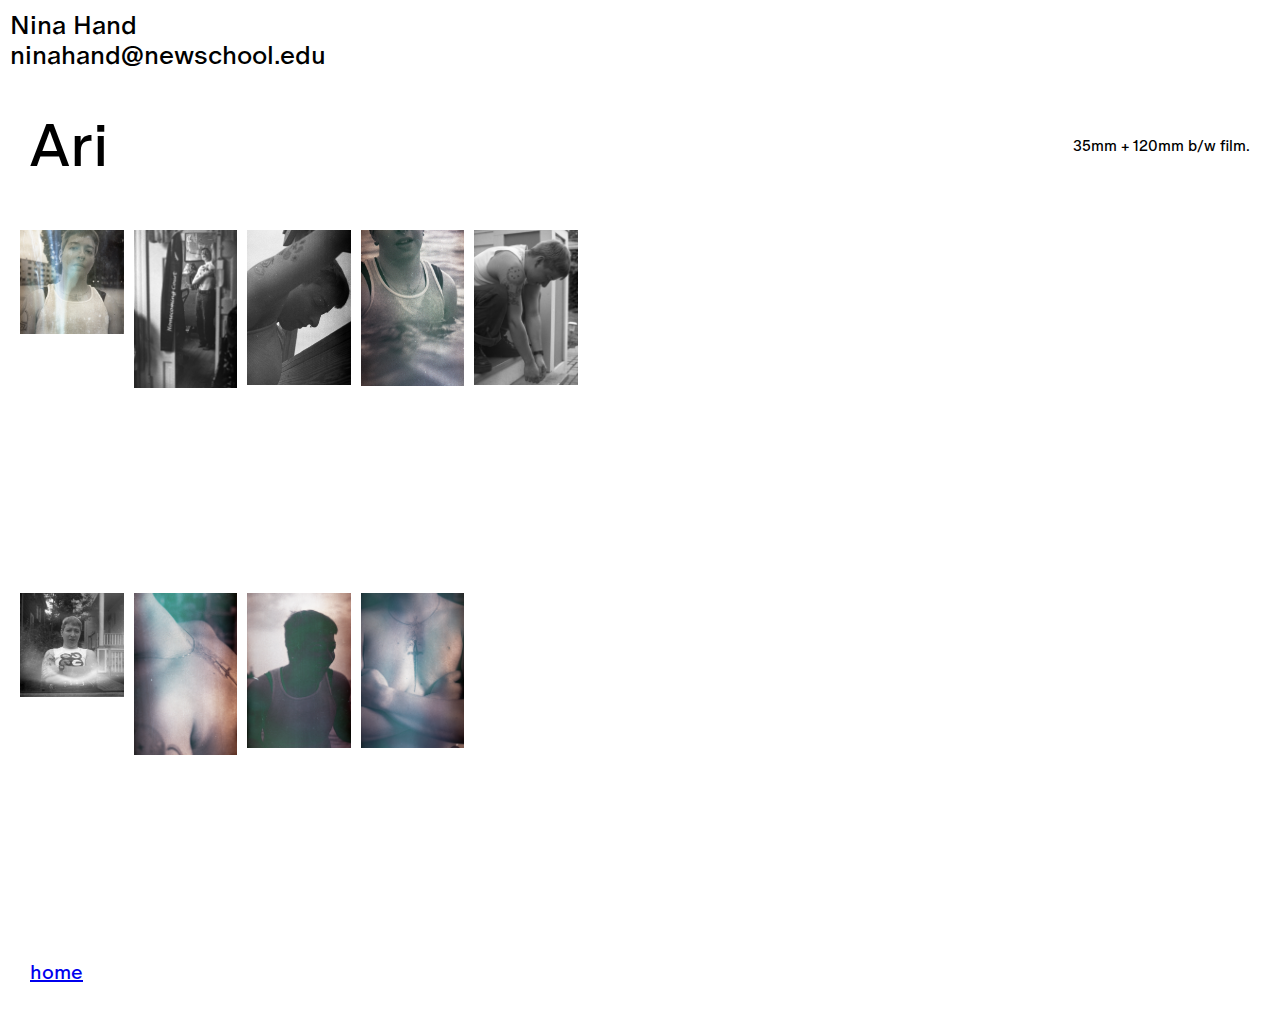
<file: ari/index.html>
<!DOCTYPE html>
<html lang="en">
<head>
    <meta charset="UTF-8">
    <meta name="viewport" content="width=device-width, initial-scale=1.0">
    <link rel="stylesheet" href="reset.css">
    <link rel="stylesheet" href="main.css">
    <title>Ari</title>
</head>
<body>
    <main>
       <div class="heading-container">
        <div class="name-container">
            Nina Hand <br>
            ninahand@newschool.edu
        </div>   
       </div>
       <div class="project-title-container">
        <div class="title">Ari</div>
        <div class="description-container">
            35mm + 120mm b/w film.
        </div>
       </div>

        <div class="main-container">
            <div class="grid-container"></div>
            <div class ="zoom-container"></div>
        </div>
        <div class="footing-container">
            <div class="home-button"><a href="https://ninahand.github.io/portfolio/home/">home</a></div>
        </div>
    </main>
    <script type="text/javascript" src="script.js" defer></script>
</body>
</html>
</file>
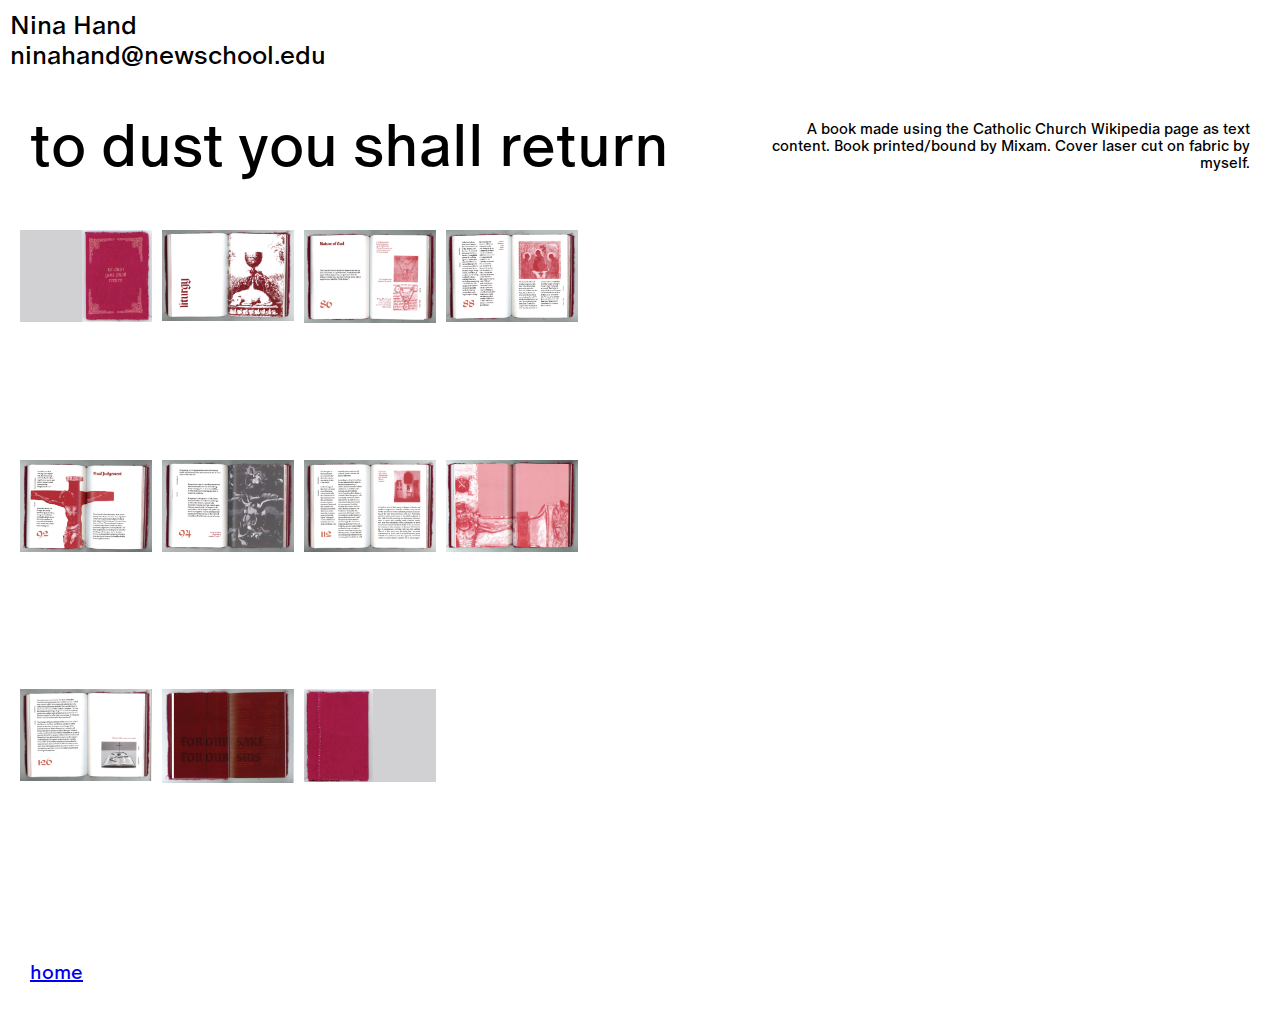
<file: dust/index.html>
<!DOCTYPE html>
<html lang="en">
<head>
    <meta charset="UTF-8">
    <meta name="viewport" content="width=device-width, initial-scale=1.0">
    <link rel="stylesheet" href="reset.css">
    <link rel="stylesheet" href="main.css">
    <title>To Dust You shall Return</title>
</head>
<body>
    <main>
       <div class="heading-container">
        <div class="name-container">
            Nina Hand <br>
            ninahand@newschool.edu
        </div>   
       </div>
       <div class="project-title-container">
        <div class="title">
            to dust you shall return
           </div>
        <div class="description-container">
            A book made using the Catholic Church Wikipedia page as text content. Book printed/bound by Mixam. Cover laser cut on fabric by myself.
        </div>
       </div>
        <div class="main-container">
            <div class="grid-container"></div>
            <div class="zoom-container"></div>
        </div>
        <div class="footing-container">
            <div class="home-button"><a href="https://ninahand.github.io/portfolio/home/">home</a></div>
        </div>
    </main>
    <script type="text/javascript" src="script.js" defer></script>
</body>
</html>
</file>
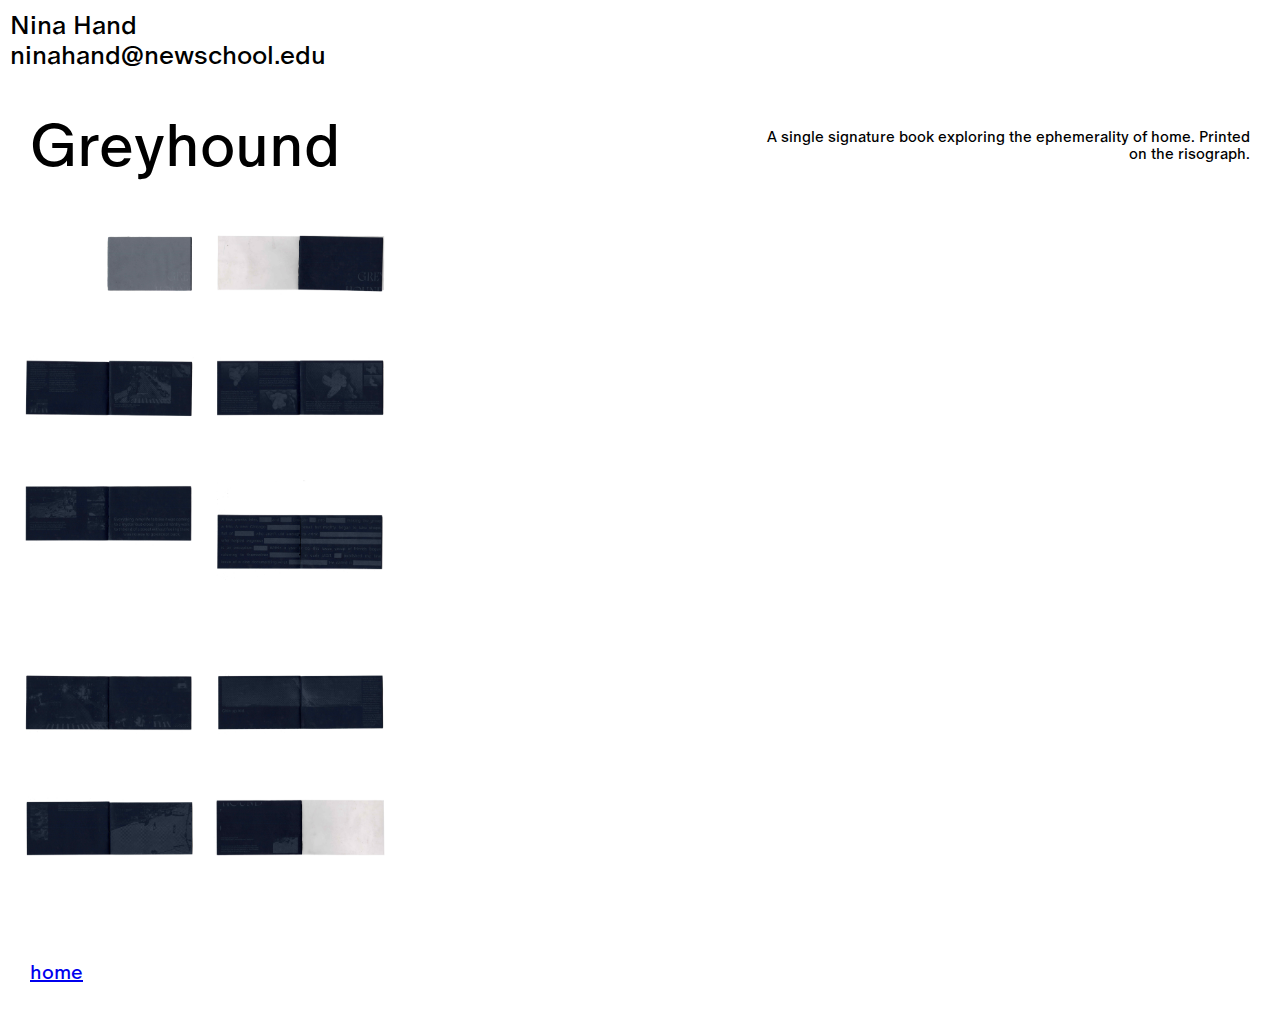
<file: greyhound/index.html>
<!DOCTYPE html>
<html lang="en">
<head>
    <meta charset="UTF-8">
    <meta name="viewport" content="width=device-width, initial-scale=1.0">
    <link rel="stylesheet" href="reset.css">
    <link rel="stylesheet" href="main.css">
    <title>Greyhound</title>
</head>
<body>
    <main>
       <div class="heading-container">
        <div class="name-container">
            Nina Hand <br>
            ninahand@newschool.edu
        </div>   
       </div>
       <div class="project-title-container">
        <div class="title">
            Greyhound
        </div>
        <div class="description-container">
            A single signature book exploring the ephemerality of home. Printed on the risograph.
        </div>
       </div>
       
       
        
       <div class="main-container">
        <div class="grid-container"></div>
        <div class="zoom-container"></div>
    </div>
        <div class="footing-container">
            <div class="home-button"><a href="https://ninahand.github.io/portfolio/home/">home</a></div>
        </div>
    </main>
    <script type="text/javascript" src="script.js" defer></script>
</body>
</html>
</file>
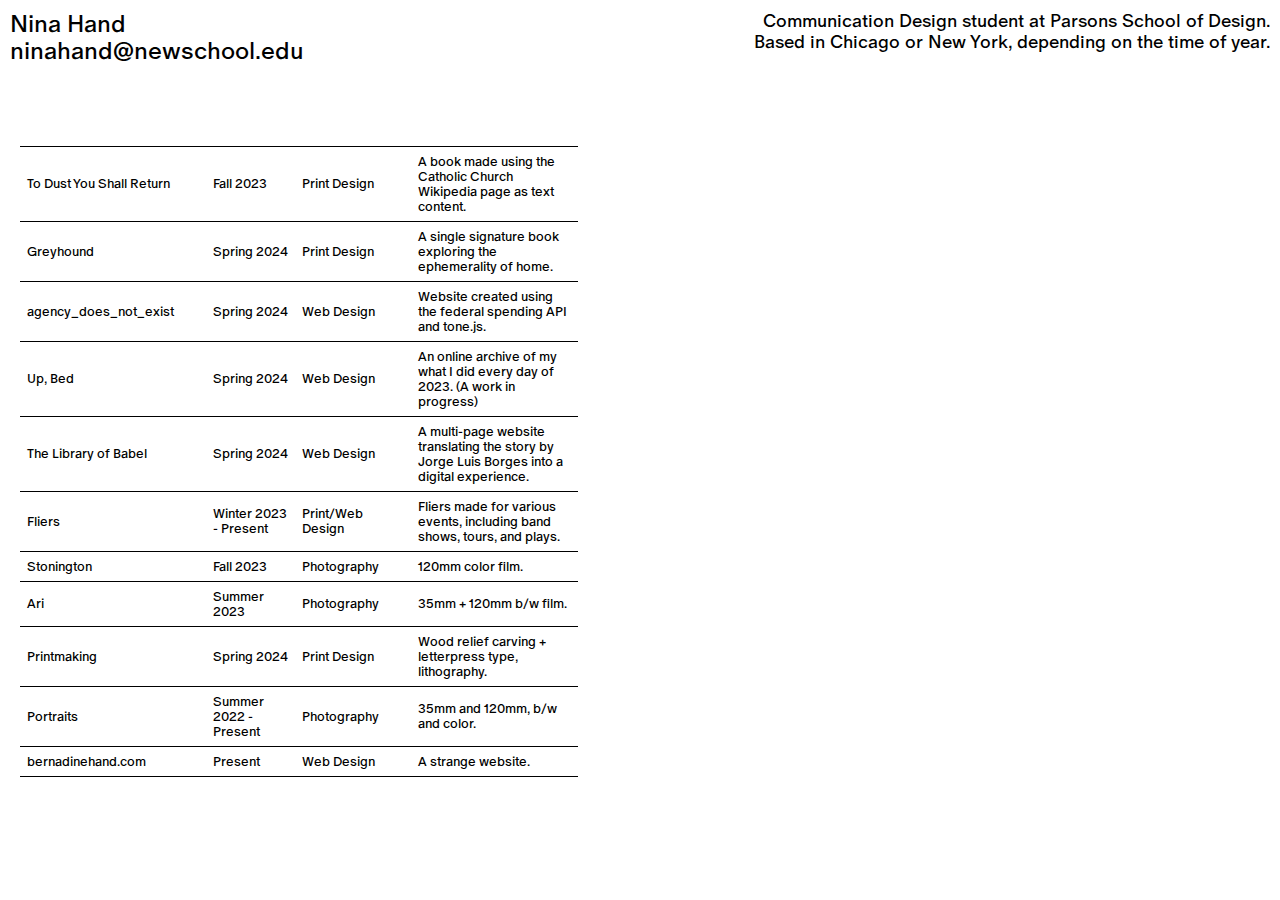
<file: home/index.html>
<!DOCTYPE html>
<html lang="en">
<head>
    <meta charset="UTF-8">
    <meta name="viewport" content="width=device-width, initial-scale=1.0">
    <link rel="stylesheet" href="reset.css">
    <link rel="stylesheet" href="main.css">
    <title>Nina Hand</title>
</head>
<body>
    <main>
       <div class="heading-container">
        <div class="name-container">
            Nina Hand <br>
            ninahand@newschool.edu
        </div>
            <div class="about-container">
                Communication Design student at Parsons School of Design.<br> 
                Based in Chicago or New York, depending on the time of year.
            </div>
       </div>
       <div class="main-container">
             <div class="table-container"> </div>
             <div class="zoom-container"> </div>
       </div>
      
    </main>
    <script type="text/javascript" src="script.js" defer></script>
</body>
</html>
</file>
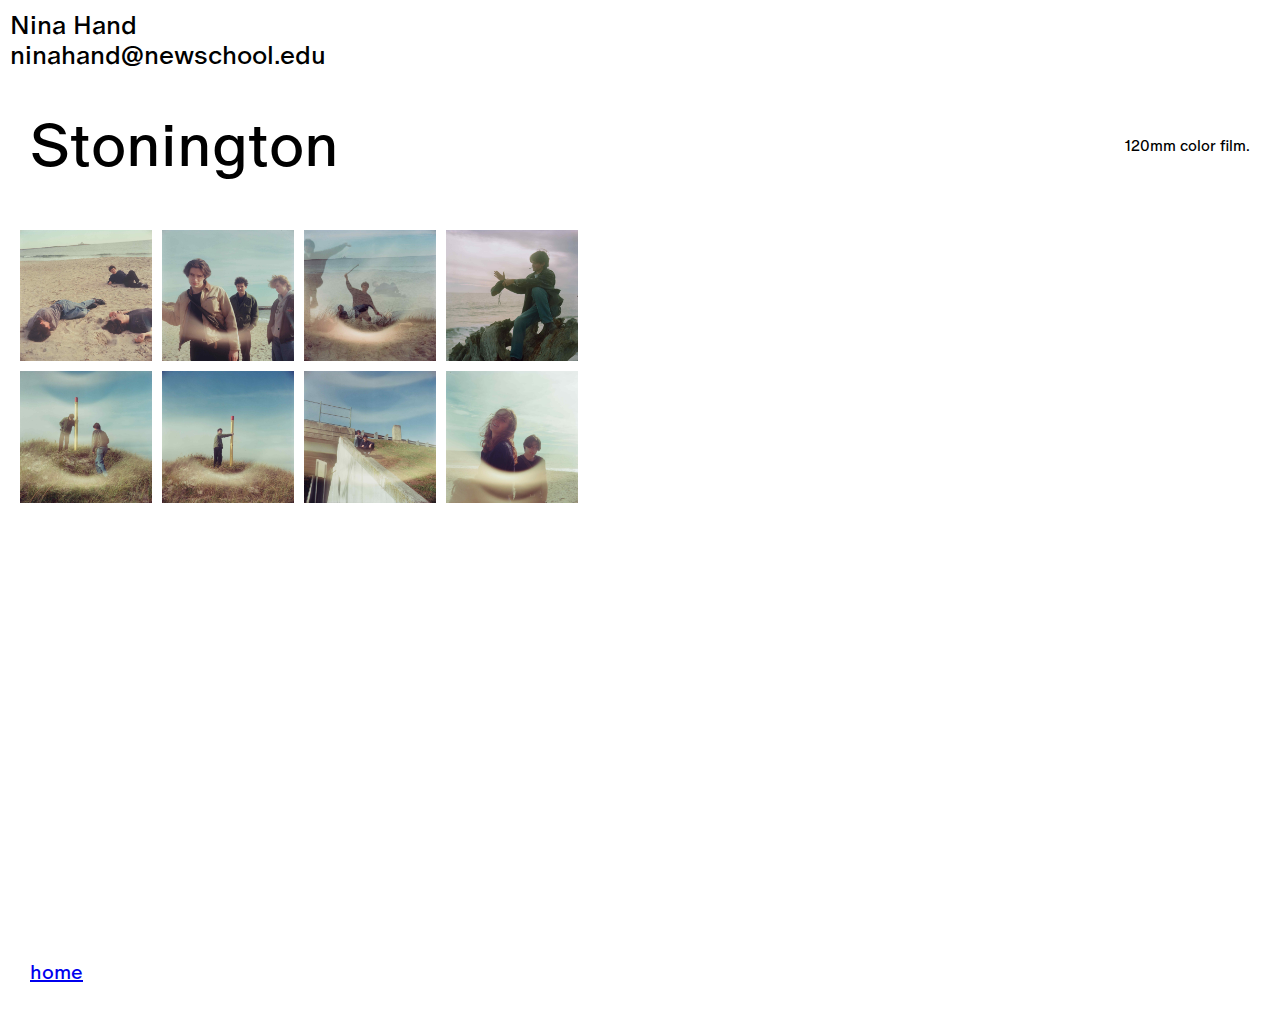
<file: stonington/index.html>
<!DOCTYPE html>
<html lang="en">
<head>
    <meta charset="UTF-8">
    <meta name="viewport" content="width=device-width, initial-scale=1.0">
    <link rel="stylesheet" href="reset.css">
    <link rel="stylesheet" href="main.css">
    <title>Stonington</title>
</head>
<body>
    <main>
       <div class="heading-container">
        <div class="name-container">
            Nina Hand <br>
            ninahand@newschool.edu
        </div>   
       </div>
       <div class="project-title-container">
        <div class="title">Stonington</div>
        <div class="description-container">
            120mm color film.

        </div>
       </div>

        <div class="main-container">
            <div class="grid-container"></div>
            <div class="zoom-container"></div>
        </div>
        <div class="footing-container">
            <div class="home-button"><a href="https://ninahand.github.io/portfolio/home/">home</a></div>

        </div>
    </main>
    <script type="text/javascript" src="script.js" defer></script>
</body>
</html>
</file>
<file: ari/main.css>
@font-face {
    font-family: 'oracle-regular';
    src: url('../fonts/oracle-regular.woff') format('woff');
}
@font-face {
    font-family: 'oracle-medium';
    src: url('../fonts/oracle-medium.woff') format('woff');
}
html, body, main {
    margin: 0;
    padding: 0;
}


html, body, main {
    margin: 0;
    padding: 0;
}


html {
    font-size: 10px;
    box-sizing: border-box;
}

.hidden{
    display: none;
}

body {
    font-family: 'oracle-regular';
}
.heading-container {
    display: flex;
    padding: 1rem;
}

.name-container {
    font-size: 2.6rem;
}
.project-title-container {
    display: flex;
    justify-content: space-between;
    padding: 3rem;
    align-items: center; 
}

.title {
    font-size: 6rem;
    font-weight: 400;
    margin: 0; 
}

.description-container {
    font-size: 1.5rem;
    width: 40%;
    text-align: right;
    margin: 0; 
}
.main-container{
    display: flex;
    justify-content: space-between;
    width: 100%;
    height: 80vh;
    padding: 2rem; 
}


.grid-container{
    display: grid; 
    grid-template-columns: repeat(5, 1fr);
    gap: 10px; 
    width: 45%;
    height: 80vh;
    overflow: scroll;
}


.grid-container img{
    width: 100%
}


.zoom-container{
    display: flex;
    justify-content: center;
    width: 50%;

}

.zoom-container img {
    max-height: 75vh; 
    max-width: 100%; 
    width: auto;
    object-fit: contain; 
}
.home-button{
    font-size: 2rem;
    padding: 3rem;
    text-decoration: none; 
}

.home-button :hover {
    color: blue;
    text-decoration: none; 
}


@media  screen and (max-width: 900px) {
    .project-title-container {
        flex-direction: column;
        align-items: flex-start;
        padding-left: 1rem;
    
    }

    .title {
        font-size: 5rem;
        padding-bottom: 2rem;
    
    }

    .name-container {
        font-size: 1.5rem;
        padding: 1rem;
    }

    .description-container {
        font-size: 1.5rem;
        width: 100%;
        text-align: left;
    }

    .main-container{
        flex-direction: column;
        justify-content: space-between;
    }
    .grid-container{
        display: grid; 
        overflow: auto;
        height:auto;
        grid-template-columns: repeat(2, 1fr);
        gap: 10px; 
        width: 100%;
    }
    
    .zoom-container {
        margin-top: 0.5rem;
        width: 100%; 
        padding-bottom: 2rem;
    }

   

}
</file>
<file: dust/main.css>
@font-face {
    font-family: 'oracle-regular';
    src: url('../fonts/oracle-regular.woff') format('woff');
}
@font-face {
    font-family: 'oracle-medium';
    src: url('../fonts/oracle-medium.woff') format('woff');
}
html, body, main {
    margin: 0;
    padding: 0;
}


html, body, main {
    margin: 0;
    padding: 0;
}


html {
    font-size: 10px;
    box-sizing: border-box;
}

.hidden{
    display: none;
}

body {
    font-family: 'oracle-regular';
}


.heading-container {
    display: flex;
    padding: 1rem;
}

.name-container {
    font-size: 2.6rem;
}
.project-title-container {
    display: flex;
    justify-content: space-between;
    padding: 3rem;
    align-items: center; 
}

.title {
    font-size: 6rem;
    font-weight: 400;
    margin: 0; 
}

.description-container {
    font-size: 1.5rem;
    width: 40%;
    text-align: right;
    margin: 0; 
}


.main-container{
    display: flex;
    justify-content: space-between;
    width: 100%;
    height: 80vh;
    padding: 2rem; 
}

.grid-container{
    display: grid; 
    grid-template-columns: repeat(4, 1fr);
    gap: 10px; 
    width: 45%;
    height: 100%;
}


.grid-container img{
    width: 100%
}

.zoom-container{
   justify-content: center;
    width: 50%;

}

.zoom-container img{
    width: 100%;
    height: auto;
    
}

.home-button{
    font-size: 2rem;
    padding: 3rem;
    text-decoration: none; 
}

.home-button :hover {
    color: blue;
    text-decoration: none; 
}



@media  screen and (max-width: 900px) {
    .project-title-container {
        flex-direction: column;
        align-items: flex-start;
        padding-left: 1rem;
    
    }

    .title {
        font-size: 5rem;
        padding-bottom: 2rem;
    
    }

    .name-container {
        font-size: 1.5rem;
        padding: 1rem;
    }

    .description-container {
        font-size: 1.5rem;
        width: 100%;
        text-align: left;
    }

    .main-container{
        flex-direction: column;
        justify-content: space-between;
    }
    .grid-container{
        display: grid; 
        grid-template-columns: repeat(2, 1fr);
        gap: 10px; 
        overflow: auto;
        height:auto;
        width: 100%;
    }
    
    .zoom-container {
        margin-top: 0.5rem;
        width: 100%; 
        padding-bottom: 2rem;
    }

   

}
</file>
<file: greyhound/main.css>
@font-face {
    font-family: 'oracle-regular';
    src: url('../fonts/oracle-regular.woff') format('woff');
}
@font-face {
    font-family: 'oracle-medium';
    src: url('../fonts/oracle-medium.woff') format('woff');
}
html, body, main {
    margin: 0;
    padding: 0;
}


html, body, main {
    margin: 0;
    padding: 0;
}


html {
    font-size: 10px;
    box-sizing: border-box;
}

.hidden{
    display: none;
}

body {
    font-family: 'oracle-regular';
}

.heading-container {
    display: flex;
    padding: 1rem;
}

.name-container {
    font-size: 2.6rem;
}
.project-title-container {
    display: flex;
    justify-content: space-between;
    padding: 3rem;
    align-items: center; 
}

.title {
    font-size: 6rem;
    font-weight: 400;
    margin: 0; 
}

.description-container {
    font-size: 1.5rem;
    width: 40%;
    text-align: right;
    margin: 0; 
}

.main-container{
    display: flex;
    justify-content: space-between;
    width: 100%;
    height: 80vh;
    padding: 2rem;

    
}
.grid-container{
    display: grid; 
    grid-template-columns: repeat(2, 1fr);
    gap: 10px; 
    width: 30%;
}


.grid-container img{
    width: 100%
}

.zoom-container{
    display: flex;
   justify-content: center;
   align-items: center;
    width: 65%;

}

.zoom-container img{
    width: 100%;
    height: auto;
    
}

.home-button{
    font-size: 2rem;
    padding: 3rem;
    text-decoration: none; 
}

.home-button :hover {
    color: blue;
    text-decoration: none; 
}



@media  screen and (max-width: 900px) {
    .project-title-container {
        flex-direction: column;
        align-items: flex-start;
        padding-left: 1rem;
    
    }

    .title {
        font-size: 5rem;
        padding-bottom: 2rem;
    
    }

    .name-container {
        font-size: 1.5rem;
        padding: 1rem;
    }

    .description-container {
        font-size: 1.5rem;
        width: 100%;
        text-align: left;
    }

    .main-container{
        flex-direction: column;
        justify-content: space-between;
    }
    .grid-container{
        display: grid; 
        grid-template-columns: repeat(1, 1fr);
        gap: 10px; 
        overflow: auto;
        height:auto;
        width: 100%;
    }
    
    .zoom-container {
        margin-top: 0.5rem;
        width: 100%; 
        padding-bottom: 2rem;
    }

   

}
</file>
<file: home/main.css>
@font-face {
    font-family: 'oracle-regular';
    src: url('../fonts/oracle-regular.woff') format('woff');
}
@font-face {
    font-family: 'oracle-medium';
    src: url('../fonts/oracle-medium.woff') format('woff');
}
html{
    margin:0;
    font-size: 10px;
    box-sizing: border-box;
}

.heading-container{
    font-family: 'oracle-regular';
    display: flex;
    justify-content: space-between;
    width: 100vw;
    padding-left: 1rem;
    padding-right: 1rem;
    padding-top: 1rem;
    padding-bottom: 3rem;
    
}

.about-container{
    font-size: 1.8rem;
    width: 50%;
    text-align: right;
}

.name-container{
    font-size: 2.4rem;
    text-align: left;
}

.main-container{ 
    display: flex;
    justify-content: space-between;
    width: 100vw;
    padding-left: 2rem;
    padding-right: 2rem;
}

.table-container{
    display: flex;
    align-items: center;
 
    height: 80vh;
    width: 45%;
}

.zoom-container {
    width: 50%;
    display: flex;
    justify-content: center;
    overflow: hidden; 
}

.zoom-container img {
    max-height: 75vh; 
    max-width: 100%; 
    height: auto;
    width: auto; 
    margin: auto; 
    display: block; 
}



.project-table th, .project-table td {
    border-bottom: 1px solid black;
    padding: 0.2rem;
    font-family: 'oracle-regular';
    text-align: left;
    font-size: 1.3rem;
    cursor: pointer;
}

.project-table td{
    width: 5%;
    word-wrap: break-word; 
    padding: 0.7rem


}

.hidden{
    display: none;
}


.project-table td:nth-child(3) {
    width: 5%;
}

.project-table td:nth-child(4) {
    width: 15%;
}



@media  screen and (max-width: 900px) {
    .heading-container {
        flex-direction: column;
        align-items: flex-start;
    
    }

    .name-container {
        font-size: 2rem;
        padding-bottom: 2rem;
    }

    .about-container {
        font-size: 1.5rem;
        width: 100%;
        text-align: left;
    }

    .main-container{
        flex-direction: column;
        justify-content: space-between;
    }

    .table-container,
    .zoom-container {
        margin-top: 0.5rem;
        width: 100%;
    }

    .zoom-container{
        padding-bottom: 2rem;
    }
    .project-table th, .project-table td {
    font-size: 1rem;
    padding: 0.2rem;
    }
}
</file>
<file: stonington/main.css>
@font-face {
    font-family: 'oracle-regular';
    src: url('../fonts/oracle-regular.woff') format('woff');
}
@font-face {
    font-family: 'oracle-medium';
    src: url('../fonts/oracle-medium.woff') format('woff');
}
html, body, main {
    margin: 0;
    padding: 0;
}


html, body, main {
    margin: 0;
    padding: 0;
}


html {
    font-size: 10px;
    box-sizing: border-box;
}

.hidden{
    display: none;
}

body {
    font-family: 'oracle-regular';
}
.heading-container {
    display: flex;
    justify-content: space-between;
    padding: 1rem;
}

.name-container {
    font-size: 2.6rem;
}
.project-title-container {
    display: flex;
    justify-content: space-between;
    padding: 3rem;
    align-items: center; 
}

.title {
    font-size: 6rem;
    font-weight: 400;
    margin: 0; 
}

.description-container {
    font-size: 1.5rem;
    width: 40%;
    text-align: right;
    margin: 0; 
}


.main-container{
    display: flex;
    justify-content: space-between;
    width: 100%;
    height: 80vh;
    padding: 2rem;

    
}
.grid-container{
    display: grid; 
    grid-template-columns: repeat(4, 1fr);
    gap: 10px; 
    width: 45%;
    height: 10%;

}

.grid-container img{
    width: 100%
}


.zoom-container{
    display: flex;
    justify-content: center;
    width: 50%;

}

.zoom-container img {
    max-height: 75vh; 
    max-width: 100%; 
    width: auto;
    object-fit: contain; 
}

.home-button{
    font-size: 2rem;
    padding: 3rem;
    text-decoration: none; 

}



.home-button :hover {
    color: blue;
    text-decoration: none; 
}


@media  screen and (max-width: 900px) {
    .project-title-container {
        flex-direction: column;
        align-items: flex-start;
        padding-left: 1rem;
    
    }

    .title {
        font-size: 5rem;
        padding-bottom: 2rem;
    
    }

    .name-container {
        font-size: 1.5rem;
        padding: 1rem;
    }

    .description-container {
        font-size: 1.5rem;
        width: 100%;
        text-align: left;
    }

    .main-container{
        flex-direction: column;
        justify-content: space-between;
    }
    .grid-container{
        display: grid; 
        grid-template-columns: repeat(2, 1fr);
        gap: 10px; 
        width: 100%;
        height:auto;
        overflow: auto;
    }
    
    .zoom-container {
        margin-top: 0.5rem;
        width: 100%; 
        padding-bottom: 2rem;
    }

   
}
</file>
